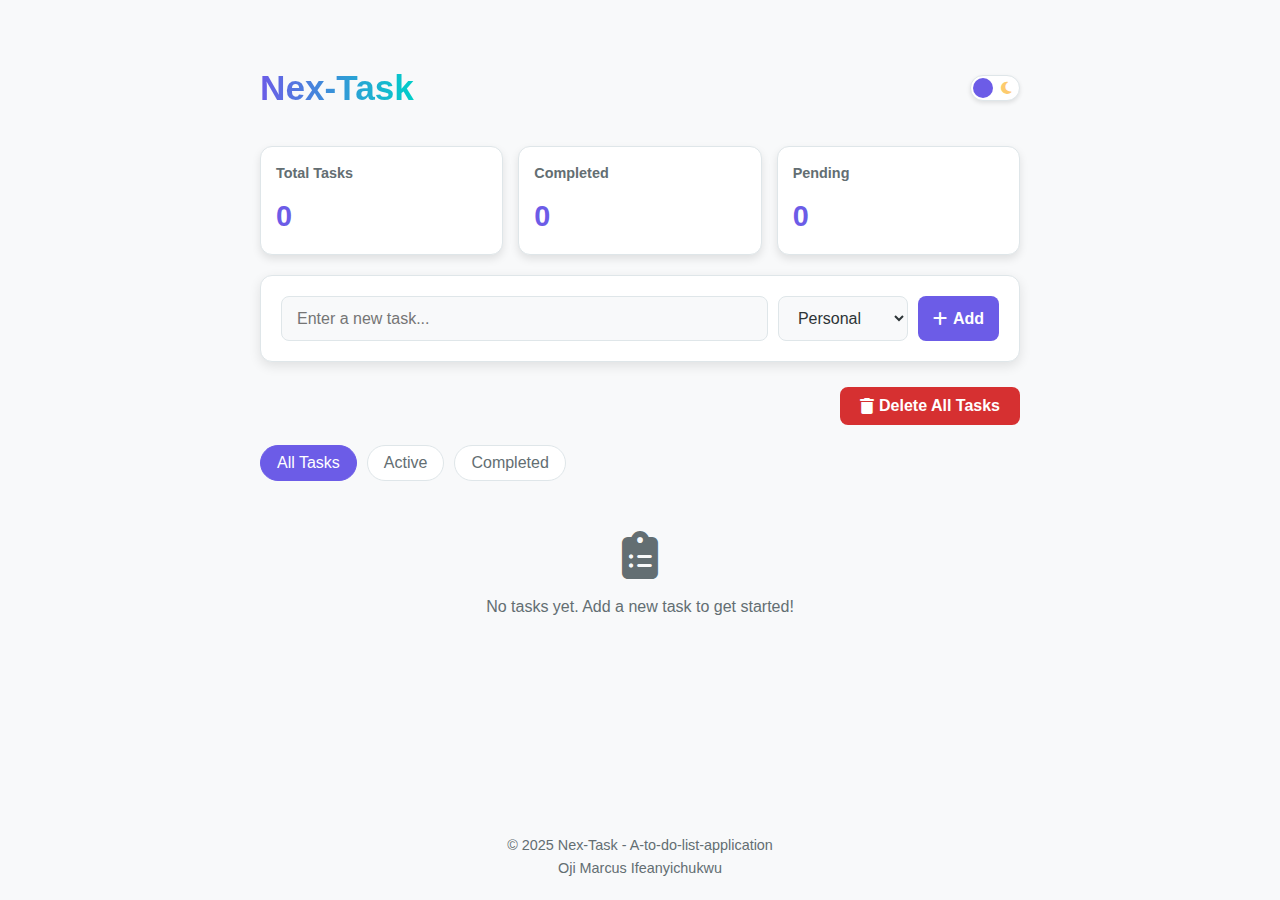
<file: index.html>
<!DOCTYPE html>
<html lang="en">
<head>
    <meta charset="UTF-8">
    <meta name="viewport" content="width=device-width, initial-scale=1.0">
    <title>Nex-Task | Modern To-Do App</title>
    <link rel="stylesheet" href="https://cdnjs.cloudflare.com/ajax/libs/font-awesome/6.4.0/css/all.min.css">
    <link rel="stylesheet" href="index.css">
    <link rel="manifest" href="manifest.json">
    <meta name="theme-color" content="#4CAF50">
</head>
<body>
   <div class="container">
        <header>
            <h1 class="app-title">Nex-Task</h1>
            <div class="theme-toggle" id="themeToggle">
                <i class="fas fa-sun"></i>
                <i class="fas fa-moon"></i>
                <div class="theme-toggle-ball"></div>
            </div>
        </header>

        <div class="stats">
            <div class="stat-card">
                <h3>Total Tasks</h3>
                <p id="totalTasks">0</p>
            </div>
            <div class="stat-card">
                <h3>Completed</h3>
                <p id="completedTasks">0</p>
            </div>
            <div class="stat-card">
                <h3>Pending</h3>
                <p id="pendingTasks">0</p>
            </div>
        </div>

        <div class="input-area">
            <div class="input-group">
                <input type="text" id="taskInput" placeholder="Enter a new task...">
                <select id="categorySelect">
                    <option value="personal">Personal</option>
                    <option value="work">Work</option>
                    <option value="shopping">Shopping</option>
                    <option value="health">Health</option>
                </select>
              <button class="btn-add" id="addTaskBtn">
                    <i class="fas fa-plus"></i> Add
                </button>
            </div>
        </div>

        <!-- Delete All Button -->
        <div class="delete-all-container">
            <button class="btn-delete-all" id="deleteAllBtn" disabled>
                <i class="fas fa-trash"></i> Delete All Tasks
            </button>
        </div>

        <div class="filters">
            <button class="filter-btn active" data-filter="all">All Tasks</button>
            <button class="filter-btn" data-filter="active">Active</button>
            <button class="filter-btn" data-filter="completed">Completed</button>
        </div>

        <div class="task-list" id="taskList">
            <!-- Sample tasks will be added by JavaScript -->
        </div>
    </div>

    <!-- Edit Task Modal -->
    <div class="modal" id="editTaskModal">
        <div class="modal-content">
            <div class="modal-header">
                <h2 class="modal-title">Edit Task</h2>
                <button class="close-btn" id="closeModal">&times;</button>
            </div>
            <div class="form-group">
                <label for="editTaskTitle">Task Title</label>
                <input type="text" id="editTaskTitle" placeholder="Enter task title">
            </div>
            <div class="form-group">
                <label for="editTaskCategory">Category</label>
                <select id="editTaskCategory">
                    <option value="personal">Personal</option>
                    <option value="work">Work</option>
                    <option value="shopping">Shopping</option>
                    <option value="health">Health</option>
                </select>
            </div>
            <div class="form-actions">
                <button class="btn-cancel" id="cancelEdit">Cancel</button>
                <button class="btn-save" 

id="saveEdit">Save Changes</button>
            </div>
        </div>
    </div>

    <!-- Delete All Confirmation Modal -->
    <div class="modal" id="deleteAllModal">
        <div class="modal-content">
            <div class="modal-header">
                <h2 class="modal-title">Confirm Delete</h2>
                <button class="close-btn" id="closeDeleteAllModal">&times;</button>
            </div>
            <div class="modal-message">
                <p>Are you sure you want to delete all tasks? This action cannot be undone.</p>
            </div>
            <div class="form-actions">
                <button class="btn-cancel" id="cancelDeleteAll">Cancel</button>

                <button class="btn-confirm-delete" id="confirmDeleteAll">Delete All</button>
            </div>
        </div>
    </div>

    <footer>
        <p>© 2025 Nex-Task - A-to-do-list-application</p>
        <P>Oji Marcus Ifeanyichukwu</P>
    </footer>

    <script src="index.js"></script>
            
</body>
</html>
</file>
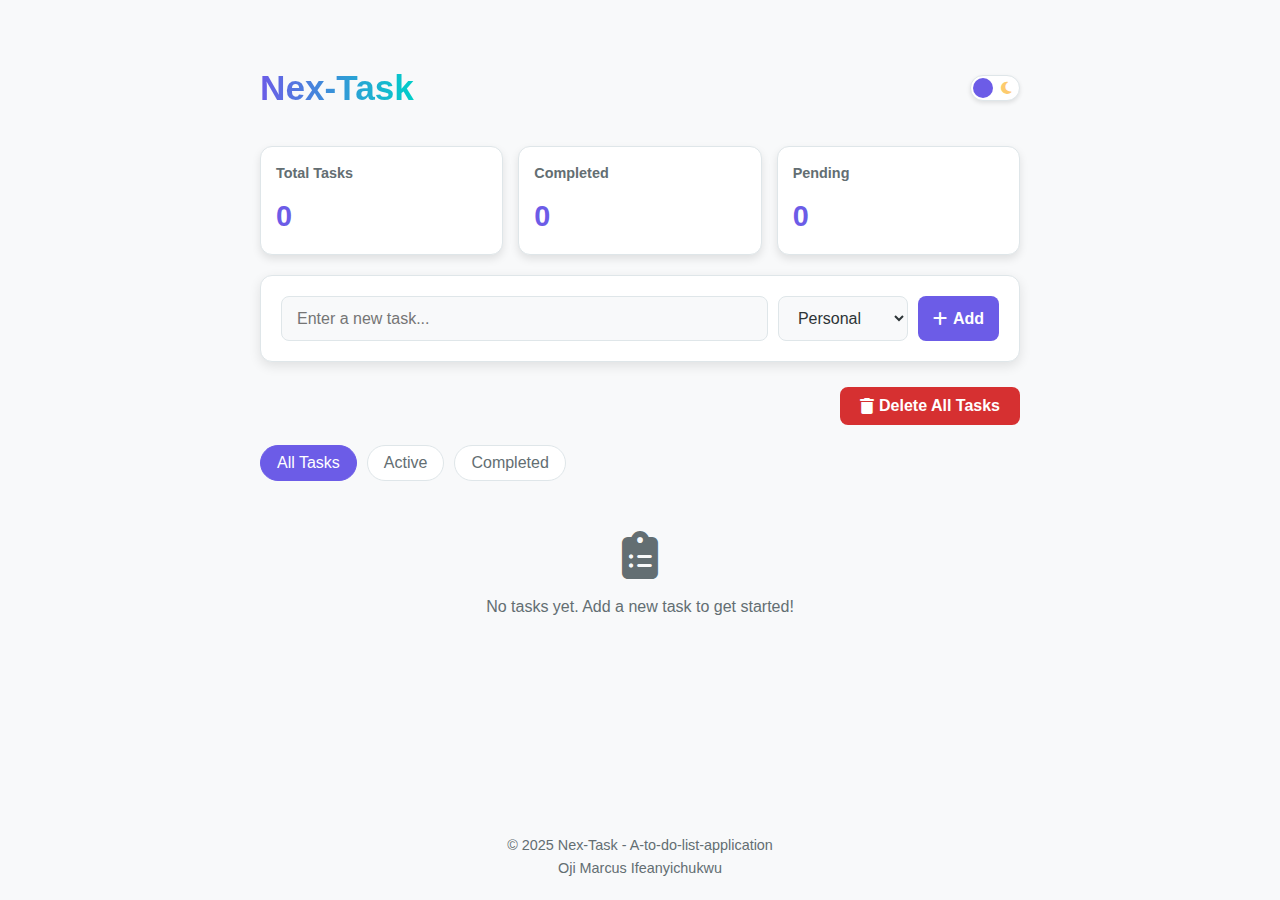
<file: TO-DO/index.html>
<!DOCTYPE html>
<html lang="en">
<head>
    <meta charset="UTF-8">
    <meta name="viewport" content="width=device-width, initial-scale=1.0">
    <title>Nex-Task | Modern To-Do App</title>
    <link rel="stylesheet" href="https://cdnjs.cloudflare.com/ajax/libs/font-awesome/6.4.0/css/all.min.css">
    <link rel="stylesheet" href="index.css">
</head>
<body>
   <div class="container">
        <header>
            <h1 class="app-title">Nex-Task</h1>
            <div class="theme-toggle" id="themeToggle">
                <i class="fas fa-sun"></i>
                <i class="fas fa-moon"></i>
                <div class="theme-toggle-ball"></div>
            </div>
        </header>

        <div class="stats">
            <div class="stat-card">
                <h3>Total Tasks</h3>
                <p id="totalTasks">0</p>
            </div>
            <div class="stat-card">
                <h3>Completed</h3>
                <p id="completedTasks">0</p>
            </div>
            <div class="stat-card">
                <h3>Pending</h3>
                <p id="pendingTasks">0</p>
            </div>
        </div>

        <div class="input-area">
            <div class="input-group">
                <input type="text" id="taskInput" placeholder="Enter a new task...">
                <select id="categorySelect">
                    <option value="personal">Personal</option>
                    <option value="work">Work</option>
                    <option value="shopping">Shopping</option>
                    <option value="health">Health</option>
                </select>
              <button class="btn-add" id="addTaskBtn">
                    <i class="fas fa-plus"></i> Add
                </button>
            </div>
        </div>

        <!-- Delete All Button -->
        <div class="delete-all-container">
            <button class="btn-delete-all" id="deleteAllBtn" disabled>
                <i class="fas fa-trash"></i> Delete All Tasks
            </button>
        </div>

        <div class="filters">
            <button class="filter-btn active" data-filter="all">All Tasks</button>
            <button class="filter-btn" data-

filter="active">Active</button>
            <button class="filter-btn" data-filter="completed">Completed</button>
        </div>

        <div class="task-list" id="taskList">
            <!-- Sample tasks will be added by JavaScript -->
        </div>
    </div>

    <!-- Edit Task Modal -->
    <div class="modal" id="editTaskModal">
        <div class="modal-content">
            <div class="modal-header">
                <h2 class="modal-title">Edit Task</h2>
                <button class="close-btn" id="closeModal">&times;</button>
            </div>
            <div class="form-group">
                <label for="editTaskTitle">Task 

Title</label>
                <input type="text" id="editTaskTitle" placeholder="Enter task title">
            </div>
            <div class="form-group">
                <label for="editTaskCategory">Category</label>
                <select id="editTaskCategory">
                    <option value="personal">Personal</option>
                    <option value="work">Work</option>
                    <option value="shopping">Shopping</option>
                    <option value="health">Health</option>
                </select>
            </div>
            <div class="form-actions">
                <button class="btn-cancel" id="cancelEdit">Cancel</button>
                <button class="btn-save" 

id="saveEdit">Save Changes</button>
            </div>
        </div>
    </div>

    <!-- Delete All Confirmation Modal -->
    <div class="modal" id="deleteAllModal">
        <div class="modal-content">
            <div class="modal-header">
                <h2 class="modal-title">Confirm Delete</h2>
                <button class="close-btn" id="closeDeleteAllModal">&times;</button>
            </div>
            <div class="modal-message">
                <p>Are you sure you want to delete all tasks? This action cannot be undone.</p>
            </div>
            <div class="form-actions">
                <button class="btn-cancel" id="cancelDeleteAll">Cancel</button>

                <button class="btn-confirm-delete" id="confirmDeleteAll">Delete All</button>
            </div>
        </div>
    </div>

    <footer>
        <p>© 2025 Nex-Task - A-to-do-list-application</p>
        <P>Oji Marcus Ifeanyichukwu</P>
    </footer>

    <script src="index.js"></script>
            
</body>
</html>
</file>
<file: index.css>
:root {
            --primary: #6c5ce7;
            --primary-light: #a29bfe;
            --secondary: #00cec9;
            --text: #2d3436;
            --text-light: #636e72;
            --bg: #f8f9fa;
            --card-bg: #ffffff;
            --border: #dfe6e9;

            --success: #00b894;
            --warning: #fdcb6e;
            --danger: #d63031;
            --shadow: rgba(0, 0, 0, 0.1);
        }

        .dark-mode {
            --primary: #6c5ce7;
            --primary-light: #7469f0;
            --secondary: #00cec9;
            --text: #f8f9fa;
            --text-light: #b2bec3;
            --bg: #1a1c23;
            --card-bg: #2d3038;
            --border: #404450;
            --shadow: rgba(0, 0, 0, 0.25);
        }

        * {
            margin: 0;
            padding: 0;
            box-sizing: border-box;

            transition: background-color 0.3s, color 0.3s, border-color 0.3s;
        }

        body {
            font-family: 'Segoe UI', Tahoma, Geneva, Verdana, sans-serif;
            background-color: var(--bg);
            color: var(--text);
            line-height: 1.6;
            min-height: 100vh;
            display: flex;
            flex-direction: column;
        }

        .container {
            max-width: 800px;
            width: 90%;
            margin: 40px auto;
            padding: 20px;
        }

        header {
            display: flex;
            justify-content: space-between;
            align-items: center;
            margin-bottom: 30px;
        }

        .app-title {
            font-size: 2.2rem;
            font-weight: 800;
            background: linear-gradient(90deg, var(--primary), var(--secondary));
            background-clip: inherit;
            -webkit-background-clip: text;
            -webkit-text-fill-color: transparent;
        }

        .theme-toggle {
            background: var(--card-bg);
            border: 1px solid var(--border);
            width: 50px;
            height: 26px;
            border-radius: 50px;

            position: relative;
            cursor: pointer;
            display: flex;
            align-items: center;
            padding: 2px;
            box-shadow: 0 2px 4px var(--shadow);
        }

        .theme-toggle i {
            font-size: 14px;
            color: var(--warning);
            position: absolute;
            transition: left 0.3s;
        }

        .theme-toggle .fa-sun {
            left: 5px;
        }

        .theme-toggle .fa-moon {
            left: 30px;

        }

        .theme-toggle-ball {
            position: absolute;
            width: 20px;
            height: 20px;
            border-radius: 50%;
            background-color: var(--primary);
            transition: transform 0.3s;
        }

        .dark-mode .theme-toggle-ball {
            transform: translateX(24px);
        }

        .stats {
            display: flex;
            gap: 15px;
            margin-bottom: 20px;
            flex-wrap: wrap;
        }

        .stat-card {

            background: var(--card-bg);
            border-radius: 12px;
            padding: 15px;
            flex: 1;
            min-width: 120px;
            box-shadow: 0 4px 8px var(--shadow);
            border: 1px solid var(--border);
        }

        .stat-card h3 {
            font-size: 0.9rem;
            color: var(--text-light);
            margin-bottom: 8px;
        }

        .stat-card p {
            font-size: 1.8rem;
            font-weight: 700;
            color: var(--primary);
        }

        .input-area {
            background: var(--card-bg);
            padding: 20px;
            border-radius: 12px;
            margin-bottom: 25px;
            box-shadow: 0 4px 12px var(--shadow);
            border: 1px solid var(--border);
        }

        .input-group {
            display: flex;
            gap: 10px;
        }

        input, select, button {
            padding: 12px 15px;
            border-radius: 8px;
            border: 1px solid var(--border);
            background: var(--bg);
            color: var(--text);
            font-size: 1rem;

        }

        input:focus, select:focus {
            outline: none;
            border-color: var(--primary);
        }

        #taskInput {
            flex: 1;
        }

        #categorySelect {
            width: 130px;
        }

        .btn-add {
            background: var(--primary);
            color: white;
            border: none;
            cursor: pointer;
            font-weight: 600;
            display: flex;

            align-items: center;
            gap: 5px;
            transition: background 0.2s;
        }

        .btn-add:hover {
            background: var(--primary-light);
        }

        .filters {
            display: flex;
            gap: 10px;
            margin: 20px 0;
            flex-wrap: wrap;
        }

        .filter-btn {
            padding: 8px 16px;
            border-radius: 20px;
            border: 1px solid var(--border);
            background: var(--card-bg);
            color: var(--text-light);

            cursor: pointer;
            transition: all 0.2s;
        }

        .filter-btn.active, .filter-btn:hover {
            background: var(--primary);
            color: white;
            border-color: var(--primary);
        }

        .task-list {
            display: flex;
            flex-direction: column;
            gap: 12px;
        }

        .task-item {
            background: var(--card-bg);
            border-radius: 10px;
            padding: 15px;
            display: flex;
            align-items: center;
            gap: 15px;

            box-shadow: 0 2px 6px var(--shadow);
            border: 1px solid var(--border);
            animation: fadeIn 0.3s ease;
        }

        @keyframes fadeIn {
            from { opacity: 0; transform: translateY(10px); }
            to { opacity: 1; transform: translateY(0); }
        }

        .task-checkbox {
            appearance: none;
            -webkit-appearance: none;
            width: 22px;
            height: 22px;
            border-radius: 50%;
            border: 2px solid var(--border);
            cursor: pointer;
            position: relative;

            display: flex;
            align-items: center;
            justify-content: center;
        }

        .task-checkbox:checked {
            background: var(--success);
            border-color: var(--success);
        }

        .task-checkbox:checked::after {
            content: '✓';
            color: white;
            font-size: 12px;
            font-weight: bold;
        }

        .task-content {
            flex: 1;
        }

        .task-title {

            font-weight: 500;
            margin-bottom: 5px;
        }

        .task-details {
            display: flex;
            gap: 15px;
            font-size: 0.85rem;
            color: var(--text-light);
        }

        .task-category {
            display: inline-flex;
            align-items: center;
            gap: 4px;
            background: var(--primary-light);
            color: white;
            padding: 3px 8px;
            border-radius: 12px;
            font-size: 0.75rem;
        }

        .task-item.completed .task-title {
            text-decoration: line-through;
            color: var(--text-light);
        }

        .task-actions {
            display: flex;
            gap: 8px;
        }

        .task-actions button {
            padding: 6px;
            border-radius: 6px;
            background:rgb(20, 173, 194);
            border:#3d6ceb;
            cursor: pointer;
            color: black;
            font-size: 0.9rem;
        }
      
        .btn-edit:hover {
            color: var(--bg);

        }

        .btn-delete:hover {
            color: var(--danger);
        }

        footer {
            text-align: center;
            margin-top: auto;
            padding: 20px;
            color: var(--text-light);
            font-size: 0.9rem;
        }

       

        /* Modal Styles */
        .modal {
            display: none;
            position: fixed;
            top: 0;
            left: 0;
            width: 100%;
            height: 100%;

            background-color: rgba(0, 0, 0, 0.5);
            z-index: 1000;
            align-items: center;
            justify-content: center;
        }

        .modal-content {
            background-color: var(--card-bg);
            padding: 25px;
            border-radius: 12px;
            box-shadow: 0 5px 15px rgba(0, 0, 0, 0.2);
            width: 90%;
            max-width: 500px;
            border: 1px solid var(--border);
        }

        .modal-header {
            display: flex;
            justify-content: space-between;
            align-items: center;
            margin-bottom: 20px;
        }


        .modal-title {
            font-size: 1.5rem;
            font-weight: 600;
            color: var(--primary);
        }

        .close-btn {
            background: none;
            border: none;
            font-size: 1.5rem;
            cursor: pointer;
            color: var(--text-light);
        }

        .close-btn:hover {
            color: var(--danger);
        }

        .modal-message {
            margin-bottom: 20px;
            color: var(--text);
        }

        .modal-actions {
            display: flex;
            justify-content: flex-end;
            gap: 10px;
        }

    

        .btn-confirm-delete {
            background: var(--danger);
            color: white;
            border: none;
            padding: 10px 20px;
            border-radius: 8px;
            cursor: pointer;
            font-weight: 500;
        }

        .btn-confirm-delete:hover {
            background: #e53935;

        }

        .form-group {
            margin-bottom: 20px;
        }


        .form-group label {
            display: block;
            margin-bottom: 8px;
            font-weight: 500;
            color: var(--text);
        }

        .form-actions {
            display: flex;
            justify-content: flex-end;
            gap: 10px;
        }

        .btn-cancel {
            background: var(--card-bg);
            color: var(--text);
            border: 1px solid var(--border);
            padding: 10px 20px;
            border-radius: 8px;
            cursor: pointer;
            font-weight: 500;

        }

        .btn-cancel:hover {
            background: var(--bg);
        }

        .btn-save {
            background: var(--primary);
            color: white;
            border: none;
            padding: 10px 20px;
            border-radius: 8px;
            cursor: pointer;
            font-weight: 500;
        }

        .btn-save:hover {
            background: var(--primary-light);
        }

        @media (max-width: 600px) {
            .input-group {

                flex-direction: column;
            }
            
            #categorySelect {
                width: 100%;
            }
            
            .stats {
                flex-direction: column;
            }
        }
        .delete-all-container {
            display: flex;
            justify-content: flex-end;
            margin-bottom: 20px;
        }

        
        .btn-delete-all {
            background: var(--danger);
            color: white;
            border: none;
            padding: 10px 20px;
            border-radius: 8px;
            cursor: pointer;
            font-weight: 600;
            display: flex;
            align-items: center;
            gap: 5px;
            transition: background 0.2s;
        }
        
        .btn-delete-all:hover {
            background: #e53935;
        }
</file>
<file: TO-DO/index.css>
:root {
            --primary: #6c5ce7;
            --primary-light: #a29bfe;
            --secondary: #00cec9;
            --text: #2d3436;
            --text-light: #636e72;
            --bg: #f8f9fa;
            --card-bg: #ffffff;
            --border: #dfe6e9;

            --success: #00b894;
            --warning: #fdcb6e;
            --danger: #d63031;
            --shadow: rgba(0, 0, 0, 0.1);
        }

        .dark-mode {
            --primary: #6c5ce7;
            --primary-light: #7469f0;
            --secondary: #00cec9;
            --text: #f8f9fa;
            --text-light: #b2bec3;
            --bg: #1a1c23;
            --card-bg: #2d3038;
            --border: #404450;
            --shadow: rgba(0, 0, 0, 0.25);
        }

        * {
            margin: 0;
            padding: 0;
            box-sizing: border-box;

            transition: background-color 0.3s, color 0.3s, border-color 0.3s;
        }

        body {
            font-family: 'Segoe UI', Tahoma, Geneva, Verdana, sans-serif;
            background-color: var(--bg);
            color: var(--text);
            line-height: 1.6;
            min-height: 100vh;
            display: flex;
            flex-direction: column;
        }

        .container {
            max-width: 800px;
            width: 90%;
            margin: 40px auto;
            padding: 20px;
        }

        header {
            display: flex;
            justify-content: space-between;
            align-items: center;
            margin-bottom: 30px;
        }

        .app-title {
            font-size: 2.2rem;
            font-weight: 800;
            background: linear-gradient(90deg, var(--primary), var(--secondary));
            background-clip: inherit;
            -webkit-background-clip: text;
            -webkit-text-fill-color: transparent;
        }

        .theme-toggle {
            background: var(--card-bg);
            border: 1px solid var(--border);
            width: 50px;
            height: 26px;
            border-radius: 50px;

            position: relative;
            cursor: pointer;
            display: flex;
            align-items: center;
            padding: 2px;
            box-shadow: 0 2px 4px var(--shadow);
        }

        .theme-toggle i {
            font-size: 14px;
            color: var(--warning);
            position: absolute;
            transition: left 0.3s;
        }

        .theme-toggle .fa-sun {
            left: 5px;
        }

        .theme-toggle .fa-moon {
            left: 30px;

        }

        .theme-toggle-ball {
            position: absolute;
            width: 20px;
            height: 20px;
            border-radius: 50%;
            background-color: var(--primary);
            transition: transform 0.3s;
        }

        .dark-mode .theme-toggle-ball {
            transform: translateX(24px);
        }

        .stats {
            display: flex;
            gap: 15px;
            margin-bottom: 20px;
            flex-wrap: wrap;
        }

        .stat-card {

            background: var(--card-bg);
            border-radius: 12px;
            padding: 15px;
            flex: 1;
            min-width: 120px;
            box-shadow: 0 4px 8px var(--shadow);
            border: 1px solid var(--border);
        }

        .stat-card h3 {
            font-size: 0.9rem;
            color: var(--text-light);
            margin-bottom: 8px;
        }

        .stat-card p {
            font-size: 1.8rem;
            font-weight: 700;
            color: var(--primary);
        }

        .input-area {
            background: var(--card-bg);
            padding: 20px;
            border-radius: 12px;
            margin-bottom: 25px;
            box-shadow: 0 4px 12px var(--shadow);
            border: 1px solid var(--border);
        }

        .input-group {
            display: flex;
            gap: 10px;
        }

        input, select, button {
            padding: 12px 15px;
            border-radius: 8px;
            border: 1px solid var(--border);
            background: var(--bg);
            color: var(--text);
            font-size: 1rem;

        }

        input:focus, select:focus {
            outline: none;
            border-color: var(--primary);
        }

        #taskInput {
            flex: 1;
        }

        #categorySelect {
            width: 130px;
        }

        .btn-add {
            background: var(--primary);
            color: white;
            border: none;
            cursor: pointer;
            font-weight: 600;
            display: flex;

            align-items: center;
            gap: 5px;
            transition: background 0.2s;
        }

        .btn-add:hover {
            background: var(--primary-light);
        }

        .filters {
            display: flex;
            gap: 10px;
            margin: 20px 0;
            flex-wrap: wrap;
        }

        .filter-btn {
            padding: 8px 16px;
            border-radius: 20px;
            border: 1px solid var(--border);
            background: var(--card-bg);
            color: var(--text-light);

            cursor: pointer;
            transition: all 0.2s;
        }

        .filter-btn.active, .filter-btn:hover {
            background: var(--primary);
            color: white;
            border-color: var(--primary);
        }

        .task-list {
            display: flex;
            flex-direction: column;
            gap: 12px;
        }

        .task-item {
            background: var(--card-bg);
            border-radius: 10px;
            padding: 15px;
            display: flex;
            align-items: center;
            gap: 15px;

            box-shadow: 0 2px 6px var(--shadow);
            border: 1px solid var(--border);
            animation: fadeIn 0.3s ease;
        }

        @keyframes fadeIn {
            from { opacity: 0; transform: translateY(10px); }
            to { opacity: 1; transform: translateY(0); }
        }

        .task-checkbox {
            appearance: none;
            -webkit-appearance: none;
            width: 22px;
            height: 22px;
            border-radius: 50%;
            border: 2px solid var(--border);
            cursor: pointer;
            position: relative;

            display: flex;
            align-items: center;
            justify-content: center;
        }

        .task-checkbox:checked {
            background: var(--success);
            border-color: var(--success);
        }

        .task-checkbox:checked::after {
            content: '✓';
            color: white;
            font-size: 12px;
            font-weight: bold;
        }

        .task-content {
            flex: 1;
        }

        .task-title {

            font-weight: 500;
            margin-bottom: 5px;
        }

        .task-details {
            display: flex;
            gap: 15px;
            font-size: 0.85rem;
            color: var(--text-light);
        }

        .task-category {
            display: inline-flex;
            align-items: center;
            gap: 4px;
            background: var(--primary-light);
            color: white;
            padding: 3px 8px;
            border-radius: 12px;
            font-size: 0.75rem;
        }

        .task-item.completed .task-title {
            text-decoration: line-through;
            color: var(--text-light);
        }

        .task-actions {
            display: flex;
            gap: 8px;
        }

        .task-actions button {
            padding: 6px;
            border-radius: 6px;
            background:rgb(20, 173, 194);
            border:#3d6ceb;
            cursor: pointer;
            color: black;
            font-size: 0.9rem;
        }
      
        .btn-edit:hover {
            color: var(--bg);

        }

        .btn-delete:hover {
            color: var(--danger);
        }

        footer {
            text-align: center;
            margin-top: auto;
            padding: 20px;
            color: var(--text-light);
            font-size: 0.9rem;
        }

       

        /* Modal Styles */
        .modal {
            display: none;
            position: fixed;
            top: 0;
            left: 0;
            width: 100%;
            height: 100%;

            background-color: rgba(0, 0, 0, 0.5);
            z-index: 1000;
            align-items: center;
            justify-content: center;
        }

        .modal-content {
            background-color: var(--card-bg);
            padding: 25px;
            border-radius: 12px;
            box-shadow: 0 5px 15px rgba(0, 0, 0, 0.2);
            width: 90%;
            max-width: 500px;
            border: 1px solid var(--border);
        }

        .modal-header {
            display: flex;
            justify-content: space-between;
            align-items: center;
            margin-bottom: 20px;
        }


        .modal-title {
            font-size: 1.5rem;
            font-weight: 600;
            color: var(--primary);
        }

        .close-btn {
            background: none;
            border: none;
            font-size: 1.5rem;
            cursor: pointer;
            color: var(--text-light);
        }

        .close-btn:hover {
            color: var(--danger);
        }

        .modal-message {
            margin-bottom: 20px;
            color: var(--text);
        }

        .modal-actions {
            display: flex;
            justify-content: flex-end;
            gap: 10px;
        }

    

        .btn-confirm-delete {
            background: var(--danger);
            color: white;
            border: none;
            padding: 10px 20px;
            border-radius: 8px;
            cursor: pointer;
            font-weight: 500;
        }

        .btn-confirm-delete:hover {
            background: #e53935;

        }

        .form-group {
            margin-bottom: 20px;
        }


        .form-group label {
            display: block;
            margin-bottom: 8px;
            font-weight: 500;
            color: var(--text);
        }

        .form-actions {
            display: flex;
            justify-content: flex-end;
            gap: 10px;
        }

        .btn-cancel {
            background: var(--card-bg);
            color: var(--text);
            border: 1px solid var(--border);
            padding: 10px 20px;
            border-radius: 8px;
            cursor: pointer;
            font-weight: 500;

        }

        .btn-cancel:hover {
            background: var(--bg);
        }

        .btn-save {
            background: var(--primary);
            color: white;
            border: none;
            padding: 10px 20px;
            border-radius: 8px;
            cursor: pointer;
            font-weight: 500;
        }

        .btn-save:hover {
            background: var(--primary-light);
        }

        @media (max-width: 600px) {
            .input-group {

                flex-direction: column;
            }
            
            #categorySelect {
                width: 100%;
            }
            
            .stats {
                flex-direction: column;
            }
        }
        .delete-all-container {
            display: flex;
            justify-content: flex-end;
            margin-bottom: 20px;
        }

        
        .btn-delete-all {
            background: var(--danger);
            color: white;
            border: none;
            padding: 10px 20px;
            border-radius: 8px;
            cursor: pointer;
            font-weight: 600;
            display: flex;
            align-items: center;
            gap: 5px;
            transition: background 0.2s;
        }
        
        .btn-delete-all:hover {
            background: #e53935;
        }
</file>
